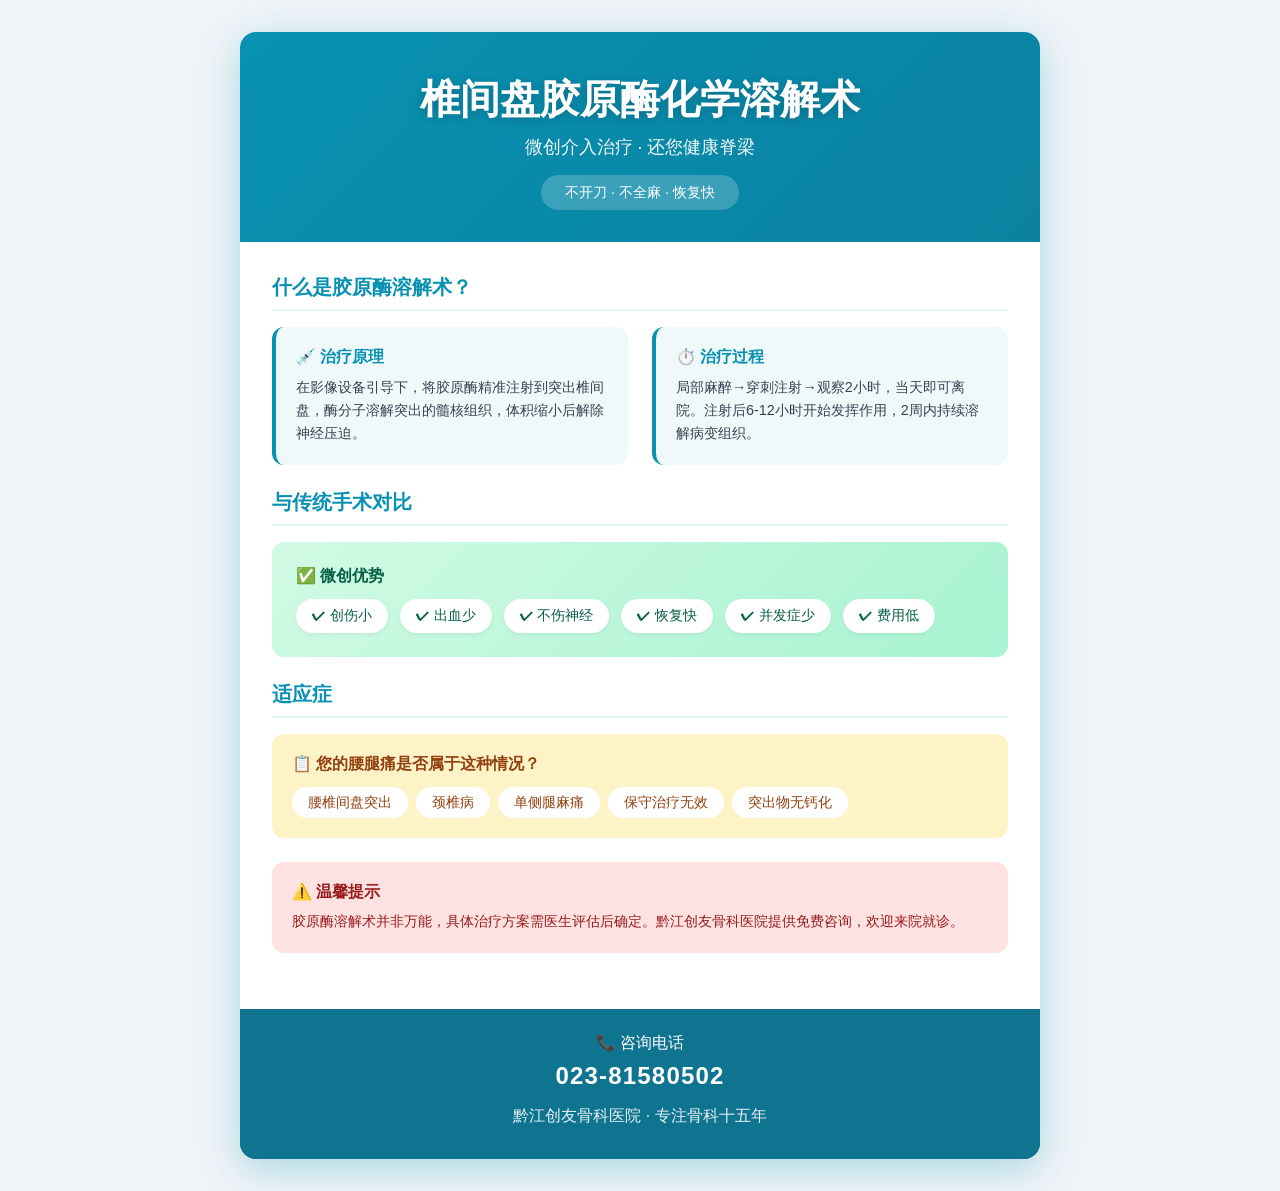
<file: collagenase-ad.html>
<!DOCTYPE html>
<html lang="zh-CN">
<head>
<meta charset="UTF-8">
<meta name="viewport" content="width=device-width, initial-scale=1.0">
<title>椎间盘胶原酶化学溶解术 - 微创治疗新选择</title>
<style>
* { margin: 0; padding: 0; box-sizing: border-box; }
body { font-family: -apple-system, BlinkMacSystemFont, "PingFang SC", "Microsoft YaHei", sans-serif; background: #f0f4f8; }
.ad-container { max-width: 800px; margin: 2rem auto; background: linear-gradient(135deg, #0891b2 0%, #0e7490 100%); border-radius: 1rem; overflow: hidden; box-shadow: 0 10px 40px rgba(8,145,178,0.3); }
.ad-header { text-align: center; padding: 2.5rem 2rem 2rem; color: white; }
.ad-header h1 { font-size: 2.5rem; font-weight: 800; margin-bottom: 0.5rem; text-shadow: 0 2px 10px rgba(0,0,0,0.2); }
.ad-header .subtitle { font-size: 1.1rem; opacity: 0.95; }
.ad-badge { display: inline-block; background: rgba(255,255,255,0.2); padding: 0.5rem 1.5rem; border-radius: 50px; margin-top: 1rem; font-size: 0.9rem; }
.ad-body { background: white; padding: 2rem; }
.section-title { font-size: 1.25rem; font-weight: 700; color: #0891b2; margin-bottom: 1rem; padding-bottom: 0.5rem; border-bottom: 2px solid #e0f7fa; }
.info-grid { display: grid; grid-template-columns: repeat(2, 1fr); gap: 1.5rem; margin-bottom: 1.5rem; }
.info-card { background: #f0f9fa; border-radius: 0.75rem; padding: 1.25rem; border-left: 4px solid #0891b2; }
.info-card h3 { font-size: 1rem; color: #0891b2; margin-bottom: 0.5rem; }
.info-card p { font-size: 0.9rem; color: #374151; line-height: 1.6; }
.advantage { background: linear-gradient(135deg, #d1fae5 0%, #a7f3d0 100%); border-radius: 0.75rem; padding: 1.5rem; margin-bottom: 1.5rem; }
.advantage h3 { font-size: 1rem; color: #065f46; margin-bottom: 0.75rem; }
.advantage-list { display: flex; flex-wrap: wrap; gap: 0.75rem; }
.advantage-item { background: white; padding: 0.5rem 1rem; border-radius: 50px; font-size: 0.85rem; color: #065f46; box-shadow: 0 2px 4px rgba(0,0,0,0.05); }
.symptom { background: #fef3c7; border-radius: 0.75rem; padding: 1.25rem; margin-bottom: 1.5rem; }
.symptom h3 { font-size: 1rem; color: #92400e; margin-bottom: 0.75rem; }
.symptom ul { display: flex; flex-wrap: wrap; gap: 0.5rem; list-style: none; }
.symptom li { background: white; padding: 0.4rem 1rem; border-radius: 50px; font-size: 0.85rem; color: #92400e; }
.warning { background: #fee2e2; border-radius: 0.75rem; padding: 1.25rem; margin-bottom: 1.5rem; }
.warning h3 { font-size: 1rem; color: #991b1b; margin-bottom: 0.5rem; }
.warning p { font-size: 0.85rem; color: #991b1b; line-height: 1.6; }
.ad-footer { background: #0e7490; text-align: center; padding: 1.5rem; color: white; }
.ad-footer p { font-size: 1rem; margin-bottom: 0.5rem; }
.ad-footer .hotline { font-size: 1.5rem; font-weight: 800; letter-spacing: 0.05em; }
.hospital { font-size: 0.9rem; opacity: 0.9; margin-top: 1rem; }
@media (max-width: 600px) {
  .info-grid { grid-template-columns: 1fr; }
  .ad-header h1 { font-size: 1.75rem; }
  .ad-header { padding: 2rem 1.5rem 1.5rem; }
  .ad-body { padding: 1.5rem; }
}
</style>
</head>
<body>
<div class="ad-container">
  <div class="ad-header">
    <h1>椎间盘胶原酶化学溶解术</h1>
    <p class="subtitle">微创介入治疗 · 还您健康脊梁</p>
    <span class="ad-badge">不开刀 · 不全麻 · 恢复快</span>
  </div>
  
  <div class="ad-body">
    <div class="section-title">什么是胶原酶溶解术？</div>
    <div class="info-grid">
      <div class="info-card">
        <h3>💉 治疗原理</h3>
        <p>在影像设备引导下，将胶原酶精准注射到突出椎间盘，酶分子溶解突出的髓核组织，体积缩小后解除神经压迫。</p>
      </div>
      <div class="info-card">
        <h3>⏱️ 治疗过程</h3>
        <p>局部麻醉→穿刺注射→观察2小时，当天即可离院。注射后6-12小时开始发挥作用，2周内持续溶解病变组织。</p>
      </div>
    </div>
    
    <div class="section-title">与传统手术对比</div>
    <div class="advantage">
      <h3>✅ 微创优势</h3>
      <div class="advantage-list">
        <span class="advantage-item">✔ 创伤小</span>
        <span class="advantage-item">✔ 出血少</span>
        <span class="advantage-item">✔ 不伤神经</span>
        <span class="advantage-item">✔ 恢复快</span>
        <span class="advantage-item">✔ 并发症少</span>
        <span class="advantage-item">✔ 费用低</span>
      </div>
    </div>
    
    <div class="section-title">适应症</div>
    <div class="symptom">
      <h3>📋 您的腰腿痛是否属于这种情况？</h3>
      <ul>
        <li>腰椎间盘突出</li>
        <li>颈椎病</li>
        <li>单侧腿麻痛</li>
        <li>保守治疗无效</li>
        <li>突出物无钙化</li>
      </ul>
    </div>
    
    <div class="warning">
      <h3>⚠️ 温馨提示</h3>
      <p>胶原酶溶解术并非万能，具体治疗方案需医生评估后确定。黔江创友骨科医院提供免费咨询，欢迎来院就诊。</p>
    </div>
  </div>
  
  <div class="ad-footer">
    <p>📞 咨询电话</p>
    <p class="hotline">023-81580502</p>
    <p class="hospital">黔江创友骨科医院 · 专注骨科十五年</p>
  </div>
</div>
</body>
</html>
</file>
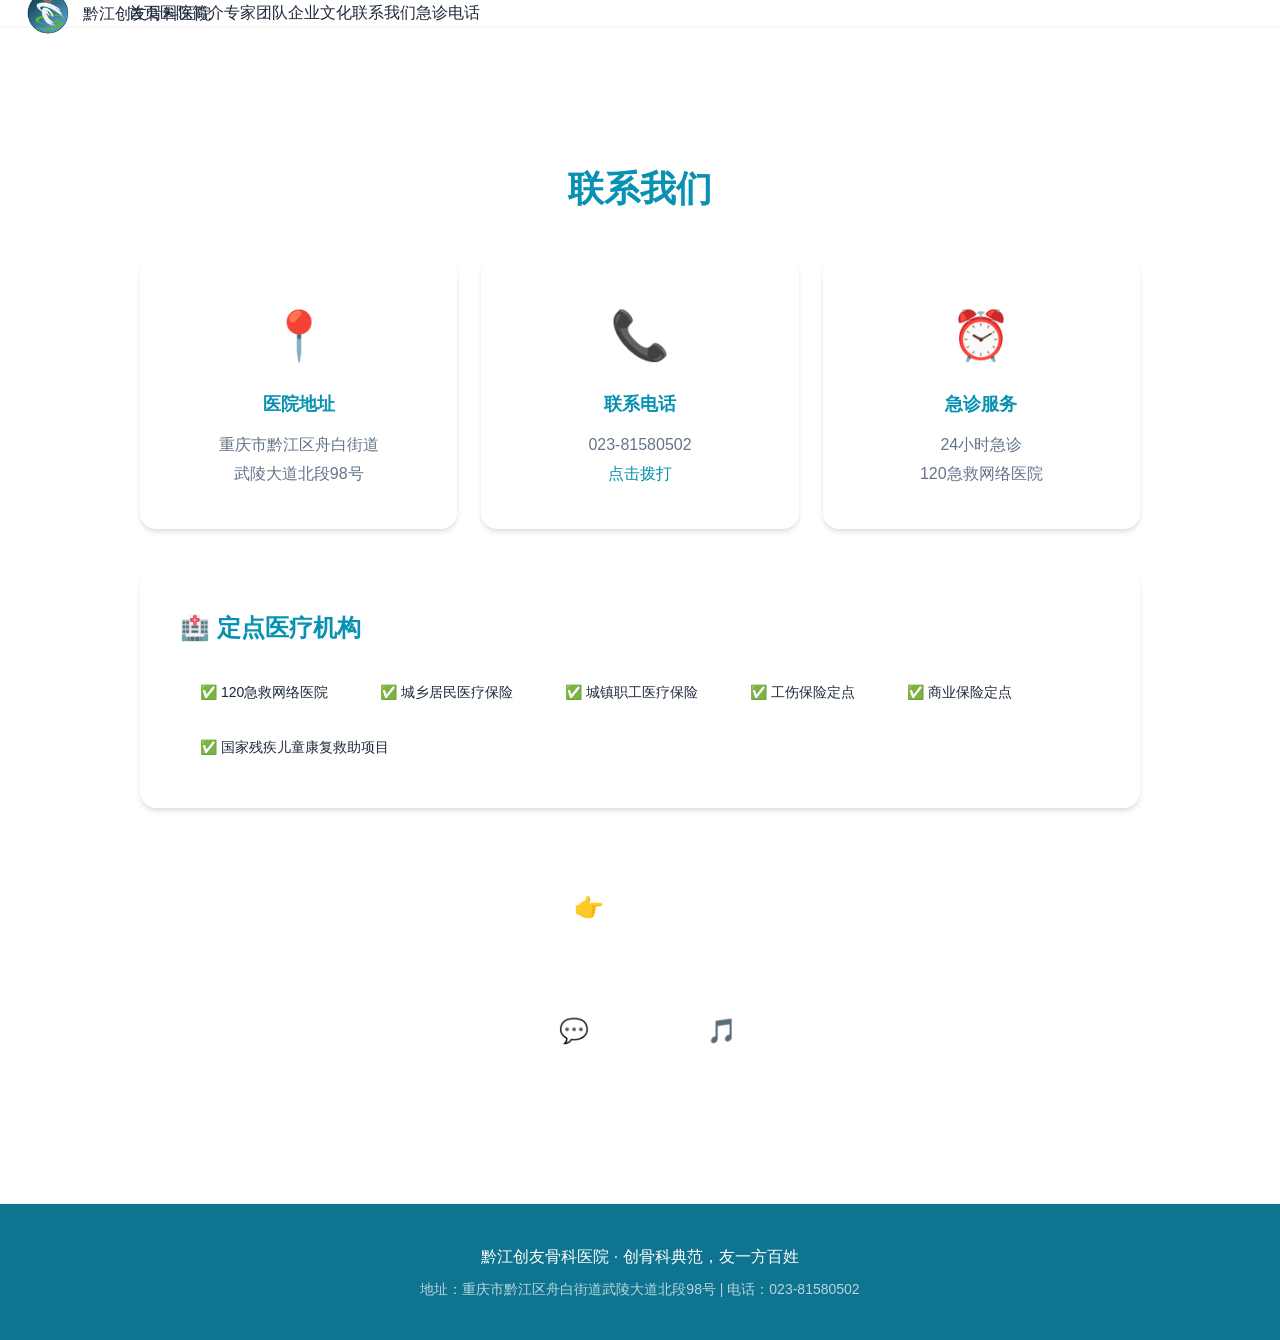
<file: contact.html>
<!DOCTYPE html>
<html lang="zh-CN">
<head>
    <meta charset="UTF-8">
    <meta name="viewport" content="width=device-width, initial-scale=1.0">
    <title>联系我们 - 黔江创友骨科医院</title>
    <meta name="description" content="黔江创友骨科医院联系方式、地址、来院路线">
    <link rel="preconnect" href="https://fonts.googleapis.com">
    <link href="https://fonts.googleapis.com/css2?family=Noto+Sans+SC:wght@300;400;500;700&display=swap" rel="stylesheet">
    <link rel="stylesheet" href="style.css">
</head>
<body>
    <nav class="navbar">
        <div class="nav-container">
            <a href="index.html" class="nav-logo">
                <img src="logo.png" alt="黔江创友骨科医院">
                <span>黔江创友骨科医院</span>
            </a>
            <ul class="nav-links">
                <li><a href="index.html">首页</a></li>
                <li><a href="intro.html">医院简介</a></li>
                <li><a href="experts.html">专家团队</a></li>
                <li><a href="culture.html">企业文化</a></li>
                <li><a href="contact.html" class="active">联系我们</a></li>
                <li><a href="tel:023-81580502" class="nav-emergency">急诊电话</a></li>
            </ul>
        </div>
    </nav>

    <main class="main-content" style="padding-top: 100px;">
        <section style="padding: 60px 24px;">
            <div style="max-width: 1000px; margin: 0 auto;">

                <h1 style="font-size: 36px; color: var(--primary); margin-bottom: 40px; text-align: center;">联系我们</h1>

                <!-- 联系方式 -->
                <div style="display: grid; grid-template-columns: repeat(auto-fit, minmax(280px, 1fr)); gap: 24px; margin-bottom: 40px;">
                    <div style="background: white; border-radius: 16px; padding: 40px; box-shadow: var(--shadow); text-align: center;">
                        <div style="font-size: 48px; margin-bottom: 16px;">📍</div>
                        <h2 style="color: var(--primary); font-size: 18px; margin-bottom: 12px;">医院地址</h2>
                        <p style="color: var(--text-light); line-height: 1.8;">
                            重庆市黔江区舟白街道<br>武陵大道北段98号
                        </p>
                    </div>
                    <div style="background: white; border-radius: 16px; padding: 40px; box-shadow: var(--shadow); text-align: center;">
                        <div style="font-size: 48px; margin-bottom: 16px;">📞</div>
                        <h2 style="color: var(--primary); font-size: 18px; margin-bottom: 12px;">联系电话</h2>
                        <p style="color: var(--text-light); line-height: 1.8;">
                            023-81580502<br>
                            <a href="tel:023-81580502" style="color: var(--primary); font-weight: 500;">点击拨打</a>
                        </p>
                    </div>
                    <div style="background: white; border-radius: 16px; padding: 40px; box-shadow: var(--shadow); text-align: center;">
                        <div style="font-size: 48px; margin-bottom: 16px;">⏰</div>
                        <h2 style="color: var(--primary); font-size: 18px; margin-bottom: 12px;">急诊服务</h2>
                        <p style="color: var(--text-light); line-height: 1.8;">
                            24小时急诊<br>
                            120急救网络医院
                        </p>
                    </div>
                </div>

                <!-- 定点医疗机构 -->
                <div style="background: white; border-radius: 16px; padding: 40px; box-shadow: var(--shadow); margin-bottom: 40px;">
                    <h2 style="color: var(--primary); font-size: 24px; margin-bottom: 24px;">🏥 定点医疗机构</h2>
                    <div style="display: flex; flex-wrap: wrap; gap: 12px;">
                        <span style="background: var(--bg); padding: 10px 20px; border-radius: 25px; font-size: 14px;">✅ 120急救网络医院</span>
                        <span style="background: var(--bg); padding: 10px 20px; border-radius: 25px; font-size: 14px;">✅ 城乡居民医疗保险</span>
                        <span style="background: var(--bg); padding: 10px 20px; border-radius: 25px; font-size: 14px;">✅ 城镇职工医疗保险</span>
                        <span style="background: var(--bg); padding: 10px 20px; border-radius: 25px; font-size: 14px;">✅ 工伤保险定点</span>
                        <span style="background: var(--bg); padding: 10px 20px; border-radius: 25px; font-size: 14px;">✅ 商业保险定点</span>
                        <span style="background: var(--bg); padding: 10px 20px; border-radius: 25px; font-size: 14px;">✅ 国家残疾儿童康复救助项目</span>
                    </div>
                </div>

                <!-- 关注我们 -->
                <div style="background: linear-gradient(135deg, var(--primary), var(--primary-light)); border-radius: 16px; padding: 40px; color: white; text-align: center;">
                    <h2 style="font-size: 24px; margin-bottom: 16px;">👉 关注我们</h2>
                    <p style="opacity: 0.9; margin-bottom: 24px;">获取健康资讯、预约挂号、健康科普</p>
                    <div style="display: flex; justify-content: center; gap: 24px; flex-wrap: wrap;">
                        <div style="background: rgba(255,255,255,0.15); padding: 20px 30px; border-radius: 12px;">
                            <div style="font-size: 24px; margin-bottom: 8px;">💬</div>
                            <div style="font-weight: 500;">微信公众号</div>
                        </div>
                        <div style="background: rgba(255,255,255,0.15); padding: 20px 30px; border-radius: 12px;">
                            <div style="font-size: 24px; margin-bottom: 8px;">🎵</div>
                            <div style="font-weight: 500;">抖音号</div>
                        </div>
                    </div>
                </div>

            </div>
        </section>
    </main>

    <footer style="background: var(--primary-dark); color: white; padding: 40px 24px; text-align: center;">
        <p>黔江创友骨科医院 · 创骨科典范，友一方百姓</p>
        <p style="margin-top: 8px; opacity: 0.7; font-size: 14px;">地址：重庆市黔江区舟白街道武陵大道北段98号 | 电话：023-81580502</p>
    </footer>
</body>
</html>
</file>
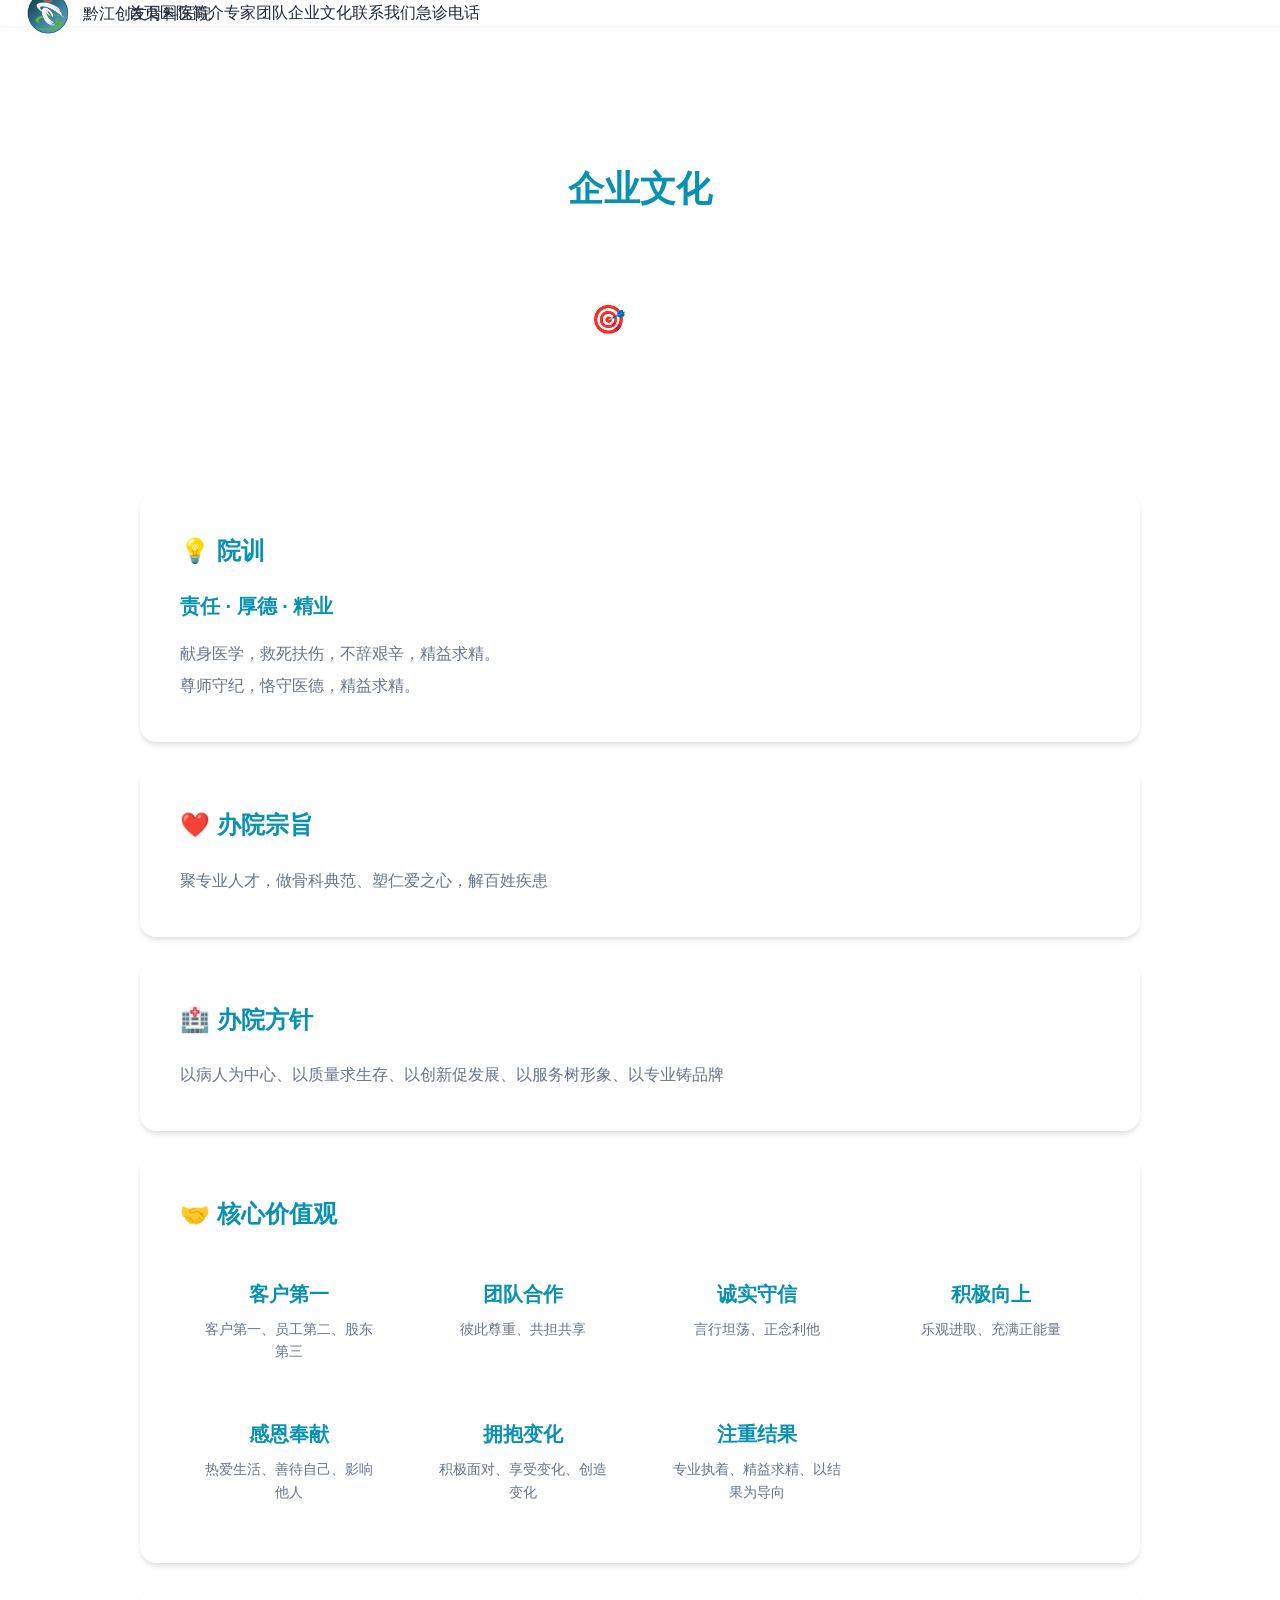
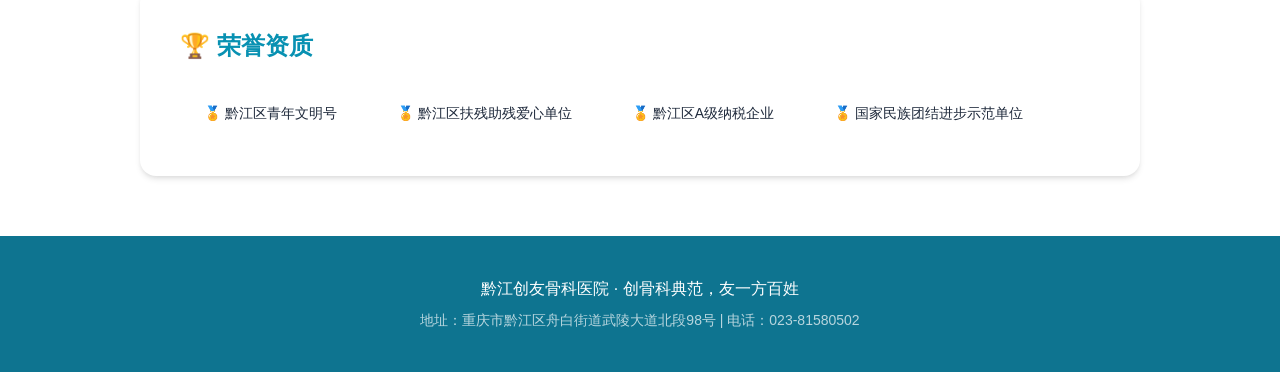
<file: culture.html>
<!DOCTYPE html>
<html lang="zh-CN">
<head>
    <meta charset="UTF-8">
    <meta name="viewport" content="width=device-width, initial-scale=1.0">
    <title>企业文化 - 黔江创友骨科医院</title>
    <meta name="description" content="黔江创友骨科医院企业文化、使命、愿景、核心价值观">
    <link rel="preconnect" href="https://fonts.googleapis.com">
    <link href="https://fonts.googleapis.com/css2?family=Noto+Sans+SC:wght@300;400;500;700&display=swap" rel="stylesheet">
    <link rel="stylesheet" href="style.css">
</head>
<body>
    <nav class="navbar">
        <div class="nav-container">
            <a href="index.html" class="nav-logo">
                <img src="logo.png" alt="黔江创友骨科医院">
                <span>黔江创友骨科医院</span>
            </a>
            <ul class="nav-links">
                <li><a href="index.html">首页</a></li>
                <li><a href="intro.html">医院简介</a></li>
                <li><a href="experts.html">专家团队</a></li>
                <li><a href="culture.html" class="active">企业文化</a></li>
                <li><a href="contact.html">联系我们</a></li>
                <li><a href="tel:023-81580502" class="nav-emergency">急诊电话</a></li>
            </ul>
        </div>
    </nav>

    <main class="main-content" style="padding-top: 100px;">
        <section style="padding: 60px 24px;">
            <div style="max-width: 1000px; margin: 0 auto;">

                <h1 style="font-size: 36px; color: var(--primary); margin-bottom: 40px; text-align: center;">企业文化</h1>

                <!-- 使命 -->
                <div style="background: linear-gradient(135deg, var(--primary), var(--primary-light)); border-radius: 16px; padding: 40px; color: white; margin-bottom: 24px; text-align: center;">
                    <h2 style="font-size: 28px; margin-bottom: 16px;">🎯 使命</h2>
                    <p style="font-size: 20px; font-weight: 500;">创骨科典范，友一方百姓</p>
                    <p style="margin-top: 12px; opacity: 0.9;">建成受尊重的区域性骨科医院领导品牌</p>
                </div>

                <!-- 院训 -->
                <div style="background: white; border-radius: 16px; padding: 40px; box-shadow: var(--shadow); margin-bottom: 24px;">
                    <h2 style="color: var(--primary); font-size: 24px; margin-bottom: 20px;">💡 院训</h2>
                    <p style="font-size: 20px; font-weight: 700; color: var(--primary); margin-bottom: 16px;">责任 · 厚德 · 精业</p>
                    <p style="color: var(--text-light); line-height: 2;">
                        献身医学，救死扶伤，不辞艰辛，精益求精。<br>
                        尊师守纪，恪守医德，精益求精。
                    </p>
                </div>

                <!-- 办院宗旨 -->
                <div style="background: white; border-radius: 16px; padding: 40px; box-shadow: var(--shadow); margin-bottom: 24px;">
                    <h2 style="color: var(--primary); font-size: 24px; margin-bottom: 20px;">❤️ 办院宗旨</h2>
                    <p style="color: var(--text-light); line-height: 2; font-size: 16px;">
                        聚专业人才，做骨科典范、塑仁爱之心，解百姓疾患
                    </p>
                </div>

                <!-- 办院方针 -->
                <div style="background: white; border-radius: 16px; padding: 40px; box-shadow: var(--shadow); margin-bottom: 24px;">
                    <h2 style="color: var(--primary); font-size: 24px; margin-bottom: 20px;">🏥 办院方针</h2>
                    <p style="color: var(--text-light); line-height: 2; font-size: 16px;">
                        以病人为中心、以质量求生存、以创新促发展、以服务树形象、以专业铸品牌
                    </p>
                </div>

                <!-- 核心价值观 -->
                <div style="background: white; border-radius: 16px; padding: 40px; box-shadow: var(--shadow); margin-bottom: 24px;">
                    <h2 style="color: var(--primary); font-size: 24px; margin-bottom: 24px;">🤝 核心价值观</h2>
                    <div style="display: grid; grid-template-columns: repeat(auto-fit, minmax(200px, 1fr)); gap: 16px;">
                        <div style="background: var(--bg); padding: 20px; border-radius: 12px; text-align: center;">
                            <div style="font-size: 20px; font-weight: 700; color: var(--primary);">客户第一</div>
                            <div style="color: var(--text-light); font-size: 14px; margin-top: 8px;">客户第一、员工第二、股东第三</div>
                        </div>
                        <div style="background: var(--bg); padding: 20px; border-radius: 12px; text-align: center;">
                            <div style="font-size: 20px; font-weight: 700; color: var(--primary);">团队合作</div>
                            <div style="color: var(--text-light); font-size: 14px; margin-top: 8px;">彼此尊重、共担共享</div>
                        </div>
                        <div style="background: var(--bg); padding: 20px; border-radius: 12px; text-align: center;">
                            <div style="font-size: 20px; font-weight: 700; color: var(--primary);">诚实守信</div>
                            <div style="color: var(--text-light); font-size: 14px; margin-top: 8px;">言行坦荡、正念利他</div>
                        </div>
                        <div style="background: var(--bg); padding: 20px; border-radius: 12px; text-align: center;">
                            <div style="font-size: 20px; font-weight: 700; color: var(--primary);">积极向上</div>
                            <div style="color: var(--text-light); font-size: 14px; margin-top: 8px;">乐观进取、充满正能量</div>
                        </div>
                        <div style="background: var(--bg); padding: 20px; border-radius: 12px; text-align: center;">
                            <div style="font-size: 20px; font-weight: 700; color: var(--primary);">感恩奉献</div>
                            <div style="color: var(--text-light); font-size: 14px; margin-top: 8px;">热爱生活、善待自己、影响他人</div>
                        </div>
                        <div style="background: var(--bg); padding: 20px; border-radius: 12px; text-align: center;">
                            <div style="font-size: 20px; font-weight: 700; color: var(--primary);">拥抱变化</div>
                            <div style="color: var(--text-light); font-size: 14px; margin-top: 8px;">积极面对、享受变化、创造变化</div>
                        </div>
                        <div style="background: var(--bg); padding: 20px; border-radius: 12px; text-align: center;">
                            <div style="font-size: 20px; font-weight: 700; color: var(--primary);">注重结果</div>
                            <div style="color: var(--text-light); font-size: 14px; margin-top: 8px;">专业执着、精益求精、以结果为导向</div>
                        </div>
                    </div>
                </div>

                <!-- 荣誉资质 -->
                <div style="background: white; border-radius: 16px; padding: 40px; box-shadow: var(--shadow);">
                    <h2 style="color: var(--primary); font-size: 24px; margin-bottom: 24px;">🏆 荣誉资质</h2>
                    <div style="display: flex; flex-wrap: wrap; gap: 12px;">
                        <span style="background: var(--bg); padding: 12px 24px; border-radius: 25px; font-size: 14px;">🏅 黔江区青年文明号</span>
                        <span style="background: var(--bg); padding: 12px 24px; border-radius: 25px; font-size: 14px;">🏅 黔江区扶残助残爱心单位</span>
                        <span style="background: var(--bg); padding: 12px 24px; border-radius: 25px; font-size: 14px;">🏅 黔江区A级纳税企业</span>
                        <span style="background: var(--bg); padding: 12px 24px; border-radius: 25px; font-size: 14px;">🏅 国家民族团结进步示范单位</span>
                    </div>
                </div>

            </div>
        </section>
    </main>

    <footer style="background: var(--primary-dark); color: white; padding: 40px 24px; text-align: center;">
        <p>黔江创友骨科医院 · 创骨科典范，友一方百姓</p>
        <p style="margin-top: 8px; opacity: 0.7; font-size: 14px;">地址：重庆市黔江区舟白街道武陵大道北段98号 | 电话：023-81580502</p>
    </footer>
</body>
</html>
</file>
<file: style.css>
/* ============================================
   黔江创友骨科医院 - 统一样式表 v2.0
   配色：明亮专业医疗风格
   ============================================ */
:root {
  --primary: #0891b2;
  --primary-dark: #0e7490;
  --secondary: #10b981;
  --accent: #f97316;
  --gold: #eab308;
  --bg-white: #ffffff;
  --bg-light: #f0fdfa;
  --bg-lighter: #f8fafc;
  --bg-gray: #f1f5f9;
  --text-dark: #0f172a;
  --text-primary: #1e293b;
  --text-secondary: #475569;
  --text-light: #64748b;
  --text-white: #ffffff;
  --border: #e2e8f0;
  --shadow: 0 4px 6px -1px rgba(0,0,0,0.1), 0 2px 4px -1px rgba(0,0,0,0.06);
  --shadow-md: 0 10px 15px -3px rgba(0,0,0,0.1), 0 4px 6px -2px rgba(0,0,0,0.05);
  --shadow-lg: 0 20px 25px -5px rgba(0,0,0,0.1), 0 10px 10px -5px rgba(0,0,0,0.04);
  --radius-sm: 0.375rem;
  --radius: 0.75rem;
  --radius-lg: 1rem;
  --radius-xl: 1.5rem;
  --transition: all 0.3s ease;
}
* { margin: 0; padding: 0; box-sizing: border-box; }
html { scroll-behavior: smooth; }
body { font-family: -apple-system, BlinkMacSystemFont, "Segoe UI", Roboto, "Helvetica Neue", Arial, sans-serif; color: var(--text-primary); background: var(--bg-white); line-height: 1.6; overflow-x: hidden; }
a { text-decoration: none; color: inherit; transition: var(--transition); }
ul { list-style: none; }
img { max-width: 100%; height: auto; }
.container { max-width: 1200px; margin: 0 auto; padding: 0 1.5rem; }

/* 导航栏 */
.navbar { position: fixed; top: 0; left: 0; right: 0; z-index: 1000; background: rgba(255,255,255,0.95); backdrop-filter: blur(10px); box-shadow: 0 1px 2px rgba(0,0,0,0.05); }
.navbar .container { display: flex; align-items: center; justify-content: space-between; height: 70px; }
.navbar .container { display: flex; align-items: center; justify-content: center; height: 70px; }
.nav-logo { display: flex; align-items: center; gap: 0.75rem; flex-shrink: 0; position: absolute; left: 1.5rem; top: 50%; transform: translateY(-50%); }
.nav-logo-text { display: flex; flex-direction: column; gap: 0.1rem; }
.nav-logo img { height: 45px; width: auto; }
.nav-logo-name { font-size: 1rem; font-weight: 700; color: var(--primary); line-height: 1.2; display: block; font-family: "LiSu", "STLiti", "隶书", "SimLi", serif; }
.nav-logo-en { font-size: 0.6rem; color: var(--text-light); letter-spacing: 0.03em; display: block; margin-top: 0.1rem; }
.nav-links { display: flex; align-items: center; gap: 0; flex-shrink: 0; padding: 0 8rem; }
.nav-link { padding: 0.35rem 0.6rem; font-size: 0.82rem; color: var(--text-secondary); border-radius: var(--radius-sm); transition: var(--transition); white-space: nowrap; }
.nav-link:hover, .nav-link.active { color: var(--primary); background: var(--bg-light); }
.nav-right { display: flex; align-items: center; gap: 0.75rem; flex-shrink: 0; position: absolute; right: 1.5rem; top: 50%; transform: translateY(-50%); }
.nav-phone { display: flex; align-items: center; gap: 0.5rem; padding: 0.5rem 1rem; background: var(--primary); color: var(--text-white); border-radius: var(--radius); font-weight: 600; font-size: 0.85rem; box-shadow: 0 2px 8px rgba(8,145,178,0.3); white-space: nowrap; }
.nav-phone:hover { background: var(--primary-dark); transform: translateY(-1px); box-shadow: 0 4px 12px rgba(8,145,178,0.4); }

/* Hero */
.hero { position: relative; min-height: 100vh; display: flex; align-items: center; background: linear-gradient(135deg, var(--primary) 0%, var(--primary-dark) 50%, var(--secondary) 100%); overflow: hidden; padding-top: 70px; }
.hero::before { content: ''; position: absolute; inset: 0; background: url("data:image/svg+xml,%3Csvg width='60' height='60' viewBox='0 0 60 60' xmlns='http://www.w3.org/2000/svg'%3E%3Cg fill='none' fill-rule='evenodd'%3E%3Cg fill='%23ffffff' fill-opacity='0.05'%3E%3Cpath d='M36 34v-4h-2v4h-4v2h4v4h2v-4h4v-2h-4zm0-30V0h-2v4h-4v2h4v4h2V6h4V4h-4zM6 34v-4H4v4H0v2h4v4h2v-4h4v-2H6zM6 4V0H4v4H0v2h4v4h2V6h4V4H6z'/%3E%3C/g%3E%3C/g%3E%3C/svg%3E"); opacity: 0.5; }
.hero-content { position: relative; z-index: 2; text-align: center; color: var(--text-white); padding: 3rem 1.5rem; max-width: 1200px; margin: 0 auto; width: 100%; }
.hero-badge { display: inline-flex; align-items: center; gap: 0.5rem; padding: 0.5rem 1.25rem; background: rgba(255,255,255,0.2); border-radius: 50px; font-size: 0.875rem; margin-bottom: 1.5rem; backdrop-filter: blur(10px); }
.hero-title { font-size: 3.5rem; font-weight: 800; line-height: 1.1; margin-bottom: 1rem; text-shadow: 0 2px 10px rgba(0,0,0,0.2); }
.hero-subtitle { font-size: 1.5rem; font-weight: 400; opacity: 0.95; margin-bottom: 0.75rem; }
.hero-slogan { font-size: 1.25rem; opacity: 0.9; margin-bottom: 1.5rem; }
.hero-badges { display: flex; justify-content: center; gap: 1.5rem; flex-wrap: wrap; margin-bottom: 2rem; }
.hero-badge-item { display: inline-flex; align-items: center; gap: 0.5rem; padding: 0.5rem 1rem; background: rgba(255,255,255,0.15); border-radius: 50px; font-size: 0.9rem; color: #fff; backdrop-filter: blur(10px); border: 1px solid rgba(255,255,255,0.2); }
.hero-stats { display: grid; grid-template-columns: repeat(auto-fit, minmax(140px, 1fr)); gap: 1.5rem; max-width: 900px; margin: 0 auto 2.5rem; }
.stat-card { background: rgba(255,255,255,0.15); backdrop-filter: blur(10px); border-radius: var(--radius-lg); padding: 1.5rem 1rem; border: 1px solid rgba(255,255,255,0.2); transition: var(--transition); overflow: hidden; word-break: break-word; text-align: center; }
.stat-card:hover { background: rgba(255,255,255,0.25); transform: translateY(-5px); }
.stat-number { font-size: 1.25rem; font-weight: 800; line-height: 1; margin-bottom: 0.5rem; word-break: break-word; }
.stat-label { font-size: 0.7rem; opacity: 0.9; word-break: break-word; }
.hero-actions { display: flex; gap: 1rem; justify-content: center; flex-wrap: wrap; }
.btn { display: inline-flex; align-items: center; gap: 0.5rem; padding: 0.875rem 2rem; font-size: 1rem; font-weight: 600; border-radius: var(--radius); border: none; cursor: pointer; transition: var(--transition); }
.btn-primary { background: var(--accent); color: var(--text-white); }
.btn-primary:hover { background: #ea580c; transform: translateY(-2px); box-shadow: var(--shadow-md); }
.btn-secondary { background: rgba(255,255,255,0.2); color: var(--text-white); border: 2px solid rgba(255,255,255,0.4); }
.btn-secondary:hover { background: rgba(255,255,255,0.3); transform: translateY(-2px); }
.hero-video { position: relative; max-width: 1000px; margin: 2.5rem auto 0; }
.video-placeholder { position: relative; background: rgba(0,0,0,0.3); border-radius: var(--radius-xl); overflow: hidden; aspect-ratio: 16/9; display: flex; align-items: center; justify-content: center; border: 2px solid rgba(255,255,255,0.2); }
.play-btn { position: relative; width: 100px; height: 100px; background: rgba(255,255,255,0.95); border-radius: 50%; display: flex; align-items: center; justify-content: center; cursor: pointer; transition: var(--transition); box-shadow: 0 4px 30px rgba(0,0,0,0.4); }
.play-btn:hover { transform: scale(1.1); }
.play-btn svg { width: 40px; height: 40px; fill: var(--primary); margin-left: 6px; }
.video-text { position: absolute; bottom: 2rem; left: 50%; transform: translateX(-50%); font-size: 1rem; color: rgba(255,255,255,0.9); white-space: nowrap; }
.scroll-indicator { position: absolute; bottom: 2rem; left: 50%; transform: translateX(-50%); animation: bounce 2s infinite; }
.scroll-indicator svg { width: 30px; height: 30px; fill: rgba(255,255,255,0.7); }
@keyframes bounce { 0%, 20%, 50%, 80%, 100% { transform: translateX(-50%) translateY(0); } 40% { transform: translateX(-50%) translateY(-10px); } 60% { transform: translateX(-50%) translateY(-5px); } }

/* 通用区块 */
.section { padding: 5rem 0; }
.section-alt { background: var(--bg-lighter); }
.section-header { text-align: center; margin-bottom: 3rem; }
.section-badge { display: inline-flex; align-items: center; gap: 0.5rem; padding: 0.375rem 1rem; background: var(--bg-light); color: var(--primary); font-size: 0.875rem; font-weight: 600; border-radius: 50px; margin-bottom: 1rem; }
.section-title { font-size: 1.25rem; font-weight: 800; color: var(--text-dark); margin-bottom: 1rem; }
.section-subtitle { font-size: 1.125rem; color: var(--text-secondary); max-width: 600px; margin: 0 auto; }

/* 医院简介 */
.intro-grid { display: grid; grid-template-columns: 1fr 1fr; gap: 4rem; align-items: center; }
.intro-image { position: relative; border-radius: var(--radius-xl); overflow: hidden; box-shadow: var(--shadow-lg); }
.intro-image-placeholder { aspect-ratio: 4/3; background: linear-gradient(135deg, var(--bg-gray) 0%, var(--bg-light) 100%); display: flex; flex-direction: column; align-items: center; justify-content: center; gap: 1rem; color: var(--text-light); }
.intro-image-placeholder svg { width: 60px; height: 60px; fill: var(--border); }
.intro-content h2 { font-size: 1.25rem; font-weight: 700; color: var(--text-dark); margin-bottom: 1rem; line-height: 1.4; }
.intro-content p { color: var(--text-secondary); margin-bottom: 1rem; line-height: 1.7; font-size: 0.95rem; }
.intro-features { display: grid; grid-template-columns: 1fr 1fr; gap: 1rem; }
.intro-feature { display: flex; align-items: center; gap: 0.75rem; padding: 0.75rem; background: var(--bg-lighter); border-radius: var(--radius); }
.intro-feature-icon { width: 40px; height: 40px; background: var(--primary); color: var(--text-white); border-radius: var(--radius-sm); display: flex; align-items: center; justify-content: center; flex-shrink: 0; }
.intro-feature-icon svg { width: 20px; height: 20px; fill: currentColor; }
.intro-feature-text { font-size: 0.9rem; font-weight: 600; color: var(--text-primary); }

/* 核心技术 */
.tech-grid { display: grid; grid-template-columns: repeat(3, 1fr); gap: 1.5rem; }
.tech-card { background: var(--bg-white); border-radius: var(--radius-lg); padding: 2rem; box-shadow: var(--shadow); border: 1px solid var(--border); transition: var(--transition); position: relative; overflow: hidden; }
.tech-card::before { content: ''; position: absolute; top: 0; left: 0; right: 0; height: 4px; background: linear-gradient(90deg, var(--primary), var(--secondary)); transform: scaleX(0); transition: var(--transition); }
.tech-card:hover { transform: translateY(-5px); box-shadow: var(--shadow-lg); }
.tech-card:hover::before { transform: scaleX(1); }
.tech-image { overflow: hidden; margin-bottom: -0.5rem; border-radius: var(--radius) var(--radius) 0 0; }
.tech-icon { width: 60px; height: 60px; background: linear-gradient(135deg, var(--primary), var(--secondary)); border-radius: var(--radius); display: flex; align-items: center; justify-content: center; margin-bottom: 1.5rem; }
.tech-icon svg { width: 30px; height: 30px; fill: var(--text-white); }
.tech-card h3 { font-size: 1.25rem; font-weight: 700; color: var(--text-dark); margin-bottom: 0.75rem; }
.tech-card p { color: var(--text-secondary); font-size: 0.95rem; line-height: 1.7; }
.tech-highlight { display: inline-flex; align-items: center; gap: 0.5rem; margin-top: 1rem; padding: 0.5rem 1rem; background: var(--accent); color: var(--text-white); font-size: 0.875rem; font-weight: 600; border-radius: 50px; }

/* 专家团队 */
.experts-grid { display: grid; grid-template-columns: repeat(4, 1fr); gap: 1.5rem; }
.expert-card { background: var(--bg-white); border-radius: var(--radius-lg); overflow: hidden; box-shadow: var(--shadow); transition: var(--transition); }
.expert-card:hover { transform: translateY(-5px); box-shadow: var(--shadow-lg); }
.expert-image { position: relative; aspect-ratio: 1; background: linear-gradient(135deg, var(--bg-gray) 0%, var(--bg-light) 100%); overflow: hidden; }
.expert-image-placeholder { position: absolute; inset: 0; display: flex; flex-direction: column; align-items: center; justify-content: center; gap: 0.5rem; color: var(--text-light); }
.expert-avatar { width: 80px; height: 80px; background: linear-gradient(135deg, var(--primary), var(--secondary)); border-radius: 50%; display: flex; align-items: center; justify-content: center; font-size: 2rem; font-weight: 700; color: var(--text-white); }
.expert-image-placeholder span { font-size: 0.75rem; }
.expert-info { padding: 1.25rem; text-align: center; }
.expert-info h3 { font-size: 1.125rem; font-weight: 700; color: var(--text-dark); margin-bottom: 0.25rem; }
.expert-title { font-size: 0.875rem; color: var(--primary); font-weight: 600; margin-bottom: 0.25rem; }
.expert-dept { font-size: 0.8rem; color: var(--text-light); }
.expert-card-chairman { grid-column: 1 / -1; background: linear-gradient(135deg, var(--primary) 0%, var(--primary-dark) 100%); color: var(--text-white); display: flex; flex-direction: row; min-height: 180px; }
.expert-card-chairman .expert-image { width: 250px; flex-shrink: 0; }
.expert-card-chairman .expert-info { display: flex; flex-direction: column; justify-content: center; text-align: left; padding: 1.5rem 2rem; flex: 1; }
.expert-card-chairman .expert-title { color: #fdba74; font-size: 1.1rem; }
.expert-card-chairman .expert-dept { color: rgba(255,255,255,0.8); }
.expert-card-chairman h3 { color: var(--text-white); font-size: 1.75rem; }
.expert-card-chairman p { color: rgba(255,255,255,0.9); font-size: 0.95rem; line-height: 1.7; margin-top: 0.5rem; }
.expert-card-chairman p { font-size: 0.9rem; opacity: 0.9; line-height: 1.6; margin-top: 0.5rem; }

/* 设备实力 */
.equipment-grid { display: grid; grid-template-columns: repeat(4, 1fr); gap: 1.5rem; margin-bottom: 3rem; }
.equipment-card { background: var(--bg-white); border-radius: var(--radius-lg); padding: 1.5rem; text-align: center; box-shadow: var(--shadow); border: 1px solid var(--border); transition: var(--transition); }
.equipment-card:hover { transform: translateY(-3px); border-color: var(--primary); }
.equipment-icon { width: 70px; height: 70px; margin: 0 auto 1rem; background: var(--bg-light); border-radius: 50%; display: flex; align-items: center; justify-content: center; }
.equipment-icon svg { width: 35px; height: 35px; fill: var(--primary); }
.equipment-card h3 { font-size: 1rem; font-weight: 700; color: var(--text-dark); margin-bottom: 0.25rem; }
.equipment-card p { font-size: 0.85rem; color: var(--text-light); }
.equipment-cta { text-align: center; }
.equipment-cta p { font-size: 1.125rem; color: var(--text-secondary); margin-bottom: 1rem; }
.equipment-cta strong { color: var(--primary); font-size: 1.5rem; }

/* 公益足迹 */
.public-welfare { background: linear-gradient(135deg, var(--secondary) 0%, #059669 100%); color: var(--text-white); position: relative; overflow: hidden; }
.public-welfare::before { content: ''; position: absolute; inset: 0; background: url("data:image/svg+xml,%3Csvg width='40' height='40' viewBox='0 0 40 40' xmlns='http://www.w3.org/2000/svg'%3E%3Cg fill='%23ffffff' fill-opacity='0.05' fill-rule='evenodd'%3E%3Cpath d='M0 40L40 0H20L0 20M40 40V20L20 40'/%3E%3C/g%3E%3C/svg%3E"); }
.public-welfare .section-badge { background: rgba(255,255,255,0.2); color: var(--text-white); }
.public-welfare .section-title { color: var(--text-white); }
.public-welfare .section-subtitle { color: rgba(255,255,255,0.9); }
.welfare-stats { display: grid; grid-template-columns: repeat(4, 1fr); gap: 2rem; margin-bottom: 3rem; position: relative; z-index: 1; }
.welfare-stat { text-align: center; }
.welfare-stat-number { font-size: 3.5rem; font-weight: 800; line-height: 1; margin-bottom: 0.5rem; color: #fdba74; }
.welfare-stat-label { font-size: 1rem; opacity: 0.9; }
.welfare-content { display: grid; grid-template-columns: 1fr 1fr; gap: 3rem; position: relative; z-index: 1; }
.welfare-item { background: rgba(255,255,255,0.1); backdrop-filter: blur(10px); border-radius: var(--radius-lg); padding: 2rem; border: 1px solid rgba(255,255,255,0.2); }
.welfare-item h3 { font-size: 1.25rem; font-weight: 700; margin-bottom: 1rem; display: flex; align-items: center; gap: 0.75rem; }
.welfare-item h3 svg { width: 24px; height: 24px; fill: #fdba74; }
.welfare-item ul { display: flex; flex-direction: column; gap: 0.75rem; }
.welfare-item li { display: flex; align-items: flex-start; gap: 0.75rem; font-size: 0.95rem; opacity: 0.95; }
.welfare-item li svg { width: 20px; height: 20px; fill: #fde047; flex-shrink: 0; margin-top: 2px; }

/* 资质荣誉 */
.honor-grid { display: grid; grid-template-columns: repeat(4, 1fr); gap: 1.5rem; }
.honor-card { background: var(--bg-white); border-radius: var(--radius-lg); padding: 1.5rem; text-align: center; box-shadow: var(--shadow); border: 1px solid var(--border); transition: var(--transition); }
.honor-card:hover { transform: translateY(-3px); box-shadow: var(--shadow-lg); }
.honor-icon { width: 60px; height: 60px; margin: 0 auto 1rem; background: linear-gradient(135deg, var(--gold), var(--accent)); border-radius: 50%; display: flex; align-items: center; justify-content: center; }
.honor-icon svg { width: 30px; height: 30px; fill: var(--text-white); }
.honor-card h3 { font-size: 0.95rem; font-weight: 700; color: var(--text-dark); line-height: 1.4; }
.insurance-grid { display: grid; grid-template-columns: repeat(5, 1fr); gap: 1rem; margin-top: 3rem; }
.insurance-item { background: var(--bg-lighter); border-radius: var(--radius); padding: 1rem; text-align: center; border: 1px solid var(--border); }
.insurance-item svg { width: 30px; height: 30px; fill: var(--primary); margin-bottom: 0.5rem; }
.insurance-item p { font-size: 0.85rem; color: var(--text-secondary); font-weight: 500; }

/* 医院文化 */
.culture-grid { display: grid; grid-template-columns: repeat(3, 1fr); gap: 1.5rem; margin-bottom: 3rem; }
.culture-card { background: var(--bg-white); border-radius: var(--radius-lg); padding: 2rem; box-shadow: var(--shadow); border-top: 4px solid var(--primary); transition: var(--transition); }
.culture-card:nth-child(2) { border-top-color: var(--secondary); }
.culture-card:nth-child(3) { border-top-color: var(--accent); }
.culture-card:hover { transform: translateY(-5px); box-shadow: var(--shadow-lg); }
.culture-icon { width: 50px; height: 50px; background: var(--bg-light); border-radius: var(--radius); display: flex; align-items: center; justify-content: center; margin-bottom: 1rem; }
.culture-icon svg { width: 25px; height: 25px; fill: var(--primary); }
.culture-card:nth-child(2) .culture-icon svg { fill: var(--secondary); }
.culture-card:nth-child(3) .culture-icon svg { fill: var(--accent); }
.culture-card h3 { font-size: 1.25rem; font-weight: 700; color: var(--text-dark); margin-bottom: 0.75rem; }
.culture-card p { color: var(--text-secondary); font-size: 0.95rem; line-height: 1.7; }
.values-grid { display: grid; grid-template-columns: repeat(4, 1fr); gap: 1rem; }
.value-item { background: var(--bg-lighter); border-radius: var(--radius); padding: 1.25rem; text-align: center; border: 1px solid var(--border); transition: var(--transition); }
.value-item:hover { background: var(--bg-light); border-color: var(--primary); }
.value-item h4 { font-size: 0.95rem; font-weight: 700; color: var(--primary); margin-bottom: 0.5rem; }
.value-item p { font-size: 0.8rem; color: var(--text-light); line-height: 1.5; }

/* 联系方式 */
.contact-section { background: var(--bg-lighter); }
.contact-grid { display: grid; grid-template-columns: 1fr 1fr; gap: 3rem; }
.contact-info { display: flex; flex-direction: column; gap: 1.5rem; }
.contact-item { display: flex; gap: 1rem; padding: 1.5rem; background: var(--bg-white); border-radius: var(--radius-lg); box-shadow: 0 1px 2px rgba(0,0,0,0.05); transition: var(--transition); }
.contact-item:hover { box-shadow: var(--shadow); }
.contact-icon { width: 50px; height: 50px; background: var(--primary); border-radius: var(--radius); display: flex; align-items: center; justify-content: center; flex-shrink: 0; }
.contact-icon svg { width: 24px; height: 24px; fill: var(--text-white); }
.contact-item h3 { font-size: 0.875rem; font-weight: 600; color: var(--text-light); margin-bottom: 0.25rem; }
.contact-item p { font-size: 1rem; font-weight: 600; color: var(--text-dark); }
.contact-map { background: var(--bg-white); border-radius: var(--radius-xl); overflow: hidden; box-shadow: var(--shadow-lg); min-height: 400px; display: flex; flex-direction: column; }
.map-placeholder { flex: 1; background: linear-gradient(135deg, var(--bg-gray) 0%, var(--bg-light) 100%); display: flex; flex-direction: column; align-items: center; justify-content: center; gap: 1rem; color: var(--text-light); min-height: 300px; }
.map-placeholder svg { width: 60px; height: 60px; fill: var(--border); }
.map-placeholder span { font-size: 0.875rem; }
.map-info { padding: 1.5rem; background: var(--bg-white); }
.map-info h3 { font-size: 1rem; font-weight: 700; color: var(--text-dark); margin-bottom: 0.5rem; }
.map-info p { font-size: 0.9rem; color: var(--text-secondary); line-height: 1.6; }

/* 院歌 */
.song-section { background: linear-gradient(135deg, var(--accent) 0%, #ea580c 100%); color: var(--text-white); text-align: center; }
.song-section .section-badge { background: rgba(255,255,255,0.2); color: var(--text-white); }
.song-section .section-title { color: var(--text-white); }
.song-content { max-width: 600px; margin: 0 auto; }
.song-placeholder { background: rgba(255,255,255,0.15); border-radius: var(--radius-xl); padding: 3rem; margin-top: 2rem; border: 2px dashed rgba(255,255,255,0.3); }
.song-placeholder svg { width: 60px; height: 60px; fill: rgba(255,255,255,0.5); margin-bottom: 1rem; }
.song-placeholder p { font-size: 1rem; opacity: 0.9; }

/* Footer */
.footer { background: var(--text-dark); color: var(--text-white); padding: 4rem 0 2rem; }
.footer-grid { display: grid; grid-template-columns: 2fr 1fr 1fr 1fr; gap: 3rem; margin-bottom: 3rem; }
.footer-brand img { height: 50px; margin-bottom: 1rem; }
.footer-brand p { font-size: 0.9rem; opacity: 0.8; line-height: 1.7; }
.footer h4 { font-size: 1rem; font-weight: 700; margin-bottom: 1.25rem; color: var(--text-white); }
.footer-links { display: flex; flex-direction: column; gap: 0.75rem; }
.footer-links a { font-size: 0.9rem; opacity: 0.8; transition: var(--transition); }
.footer-links a:hover { opacity: 1; color: #22d3ee; }
.footer-contact p { font-size: 0.9rem; opacity: 0.8; margin-bottom: 0.75rem; display: flex; align-items: center; gap: 0.5rem; }
.footer-contact svg { width: 16px; height: 16px; fill: #22d3ee; }
.footer-bottom { padding-top: 2rem; border-top: 1px solid rgba(255,255,255,0.1); display: flex; justify-content: space-between; align-items: center; flex-wrap: wrap; gap: 1rem; }
.footer-bottom p { font-size: 0.85rem; opacity: 0.7; }
.footer-bottom a { color: #22d3ee; }
.footer-bottom a:hover { text-decoration: underline; }

/* 返回顶部 */
.back-to-top { position: fixed; bottom: 2rem; right: 2rem; width: 50px; height: 50px; background: var(--primary); color: var(--text-white); border-radius: 50%; display: flex; align-items: center; justify-content: center; cursor: pointer; opacity: 0; visibility: hidden; transition: var(--transition); box-shadow: var(--shadow-md); z-index: 999; }
.back-to-top.visible { opacity: 1; visibility: visible; }
.back-to-top:hover { background: var(--primary-dark); transform: translateY(-3px); }
.back-to-top svg { width: 20px; height: 20px; fill: currentColor; }

/* 响应式 */
@media (max-width: 1024px) {
  .navbar .container { height: auto; padding: 0.75rem 1rem; justify-content: center; flex-wrap: wrap; gap: 0; }
  .nav-logo { position: static; transform: none; }
  .nav-links { padding: 0; gap: 0; overflow-x: auto; scrollbar-width: none; -ms-overflow-style: none; justify-content: flex-start; width: auto; flex: 1; }
  .nav-links::-webkit-scrollbar { display: none; }
  .nav-link { padding: 0.3rem 0.5rem; font-size: 0.78rem; flex-shrink: 0; }
  .nav-right { position: static; transform: none; flex-shrink: 0; }
  .nav-phone { font-size: 0.8rem; padding: 0.4rem 0.75rem; }
  .hero-title { font-size: 2.5rem; }
  .intro-grid, .welfare-content, .contact-grid { grid-template-columns: 1fr; gap: 2rem; }
  .tech-grid, .equipment-grid, .honor-grid, .insurance-grid { grid-template-columns: repeat(2, 1fr); }
  .experts-grid { grid-template-columns: repeat(2, 1fr); }
  .expert-card-chairman { grid-column: 1 / -1; flex-direction: column; }
  .expert-card-chairman .expert-image { width: 100%; height: 200px; }
  .expert-card-chairman .expert-info { text-align: center; padding: 1.5rem; }
  .culture-grid, .values-grid { grid-template-columns: repeat(2, 1fr); }
  .footer-grid { grid-template-columns: repeat(2, 1fr); }
}
@media (max-width: 768px) {
  .navbar .container { height: auto; padding: 0.75rem 1rem; flex-wrap: wrap; gap: 0.5rem; justify-content: space-between; }
  .nav-logo { flex-shrink: 0; }
  .nav-links { width: 100%; overflow-x: auto; gap: 0.15rem; scrollbar-width: none; -ms-overflow-style: none; justify-content: flex-start; }
  .nav-links::-webkit-scrollbar { display: none; }
  .nav-link { padding: 0.3rem 0.45rem; font-size: 0.75rem; flex-shrink: 0; }
  .nav-right { width: 100%; justify-content: center; margin-top: 0.5rem; }
  .nav-phone { font-size: 0.8rem; padding: 0.45rem 1rem; }
  .hero-title { font-size: 2rem; }
  .hero-stats { grid-template-columns: repeat(2, 1fr); }
  .stat-number { font-size: 2rem; }
  .stat-label { font-size: 0.8rem; }
  .section { padding: 3rem 0; }
  .section-title { font-size: 1.25rem; }
  .tech-grid, .equipment-grid, .honor-grid, .insurance-grid, .culture-grid, .values-grid { grid-template-columns: 1fr; }
  .welfare-stats { grid-template-columns: repeat(2, 1fr); }
  .footer-grid { grid-template-columns: 1fr; }
  .footer-bottom { flex-direction: column; text-align: center; }
}
</file>
